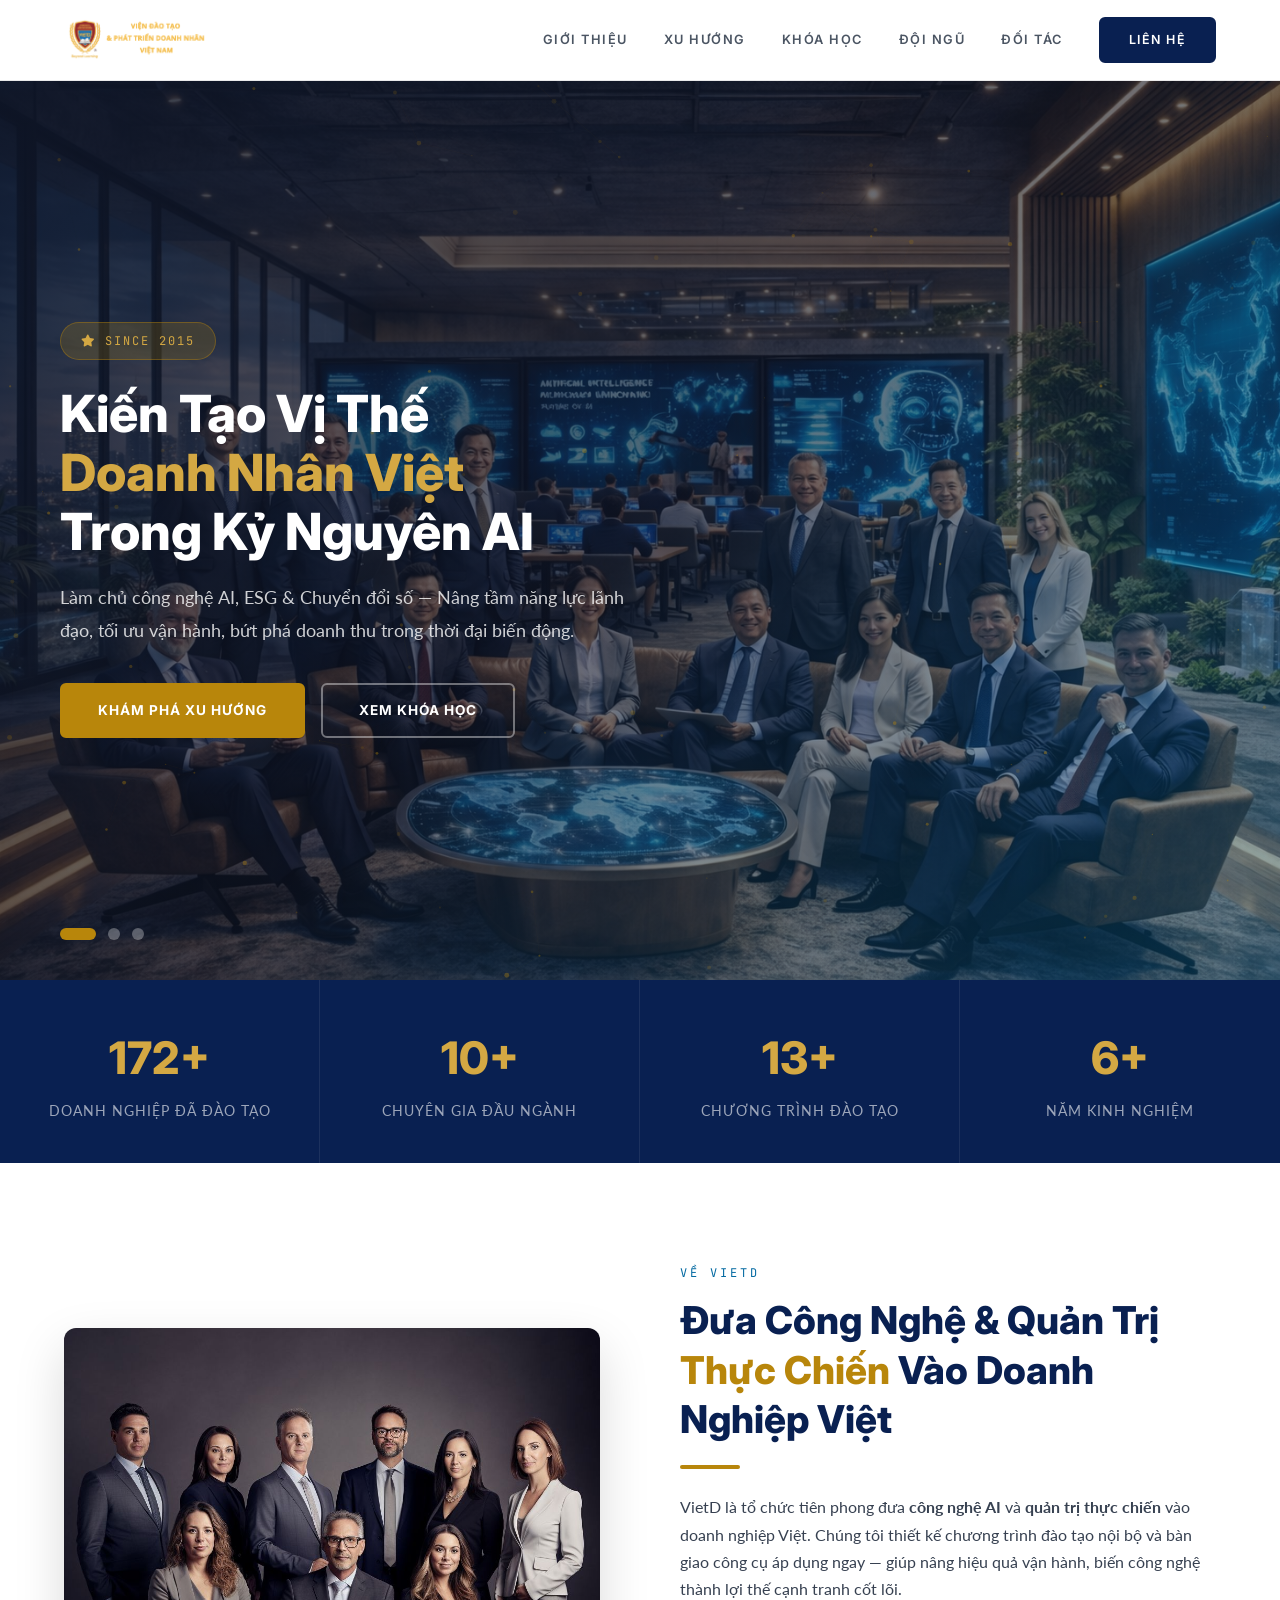
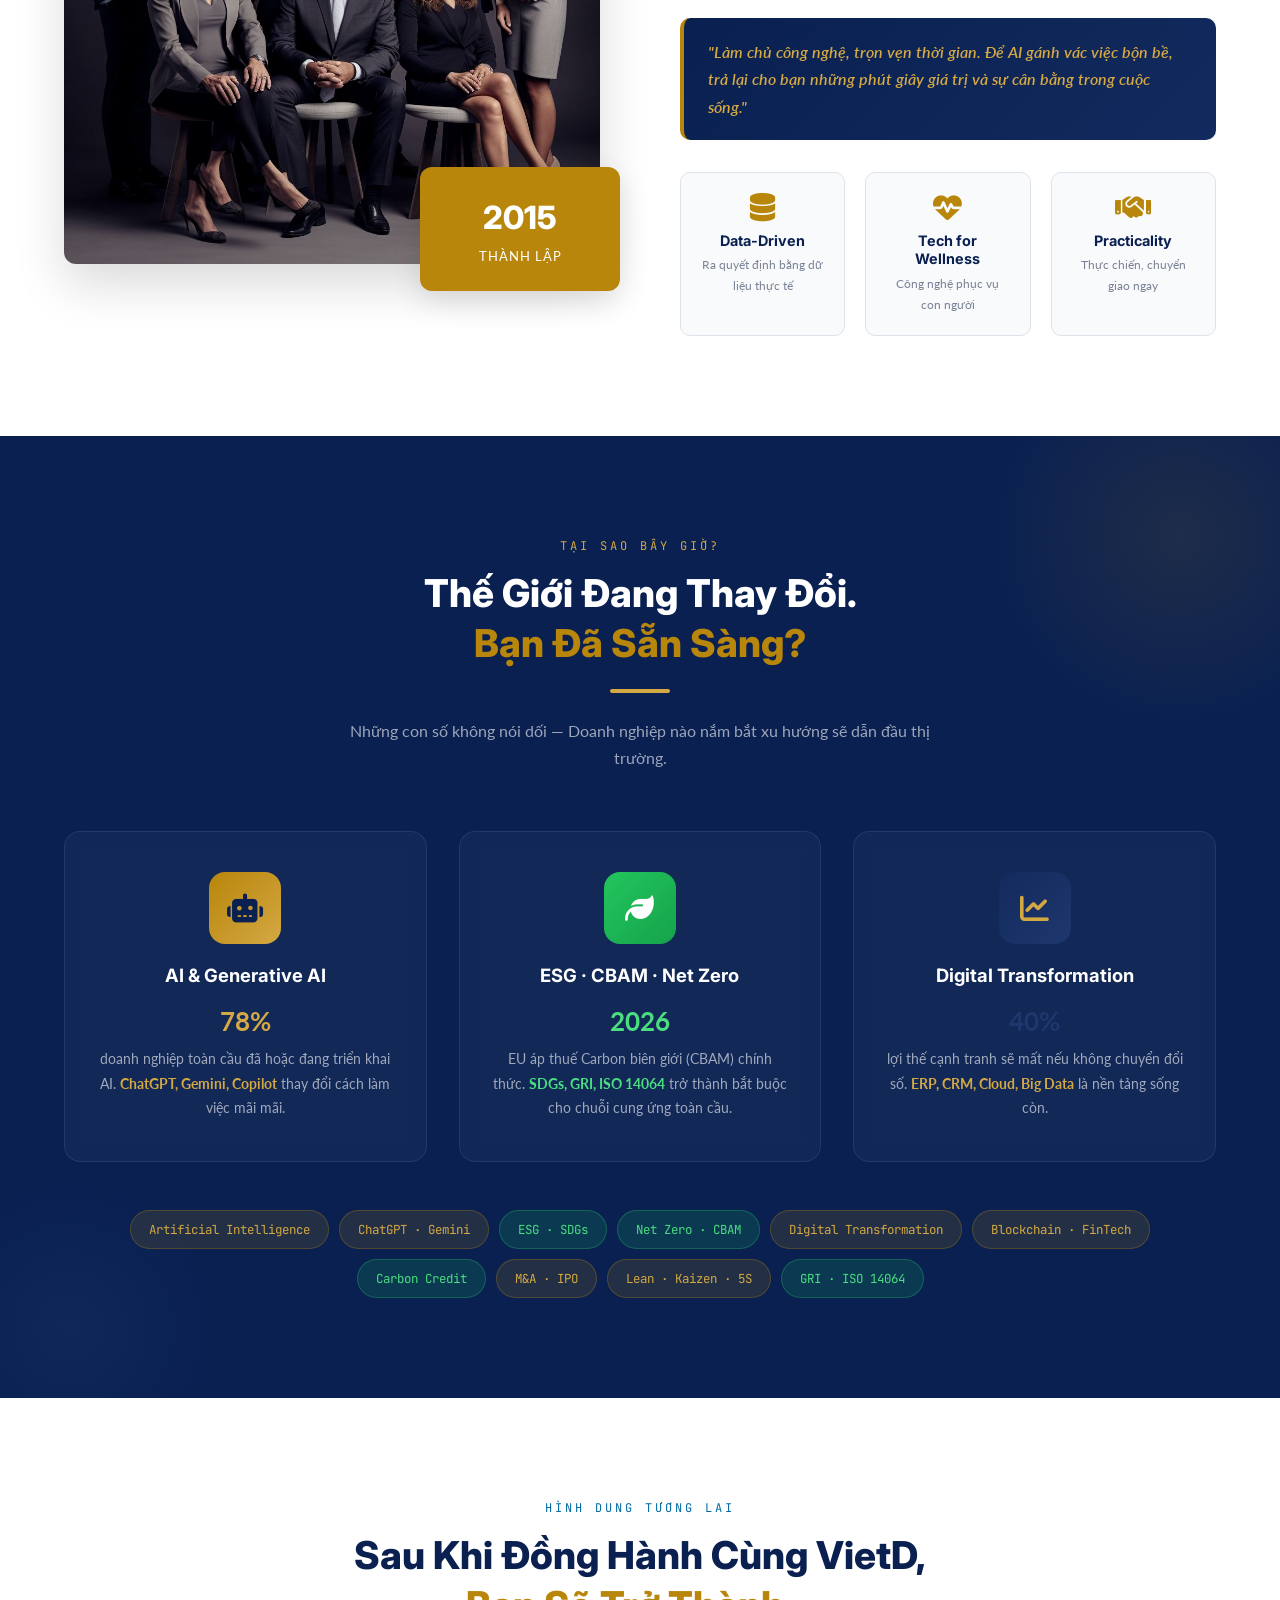
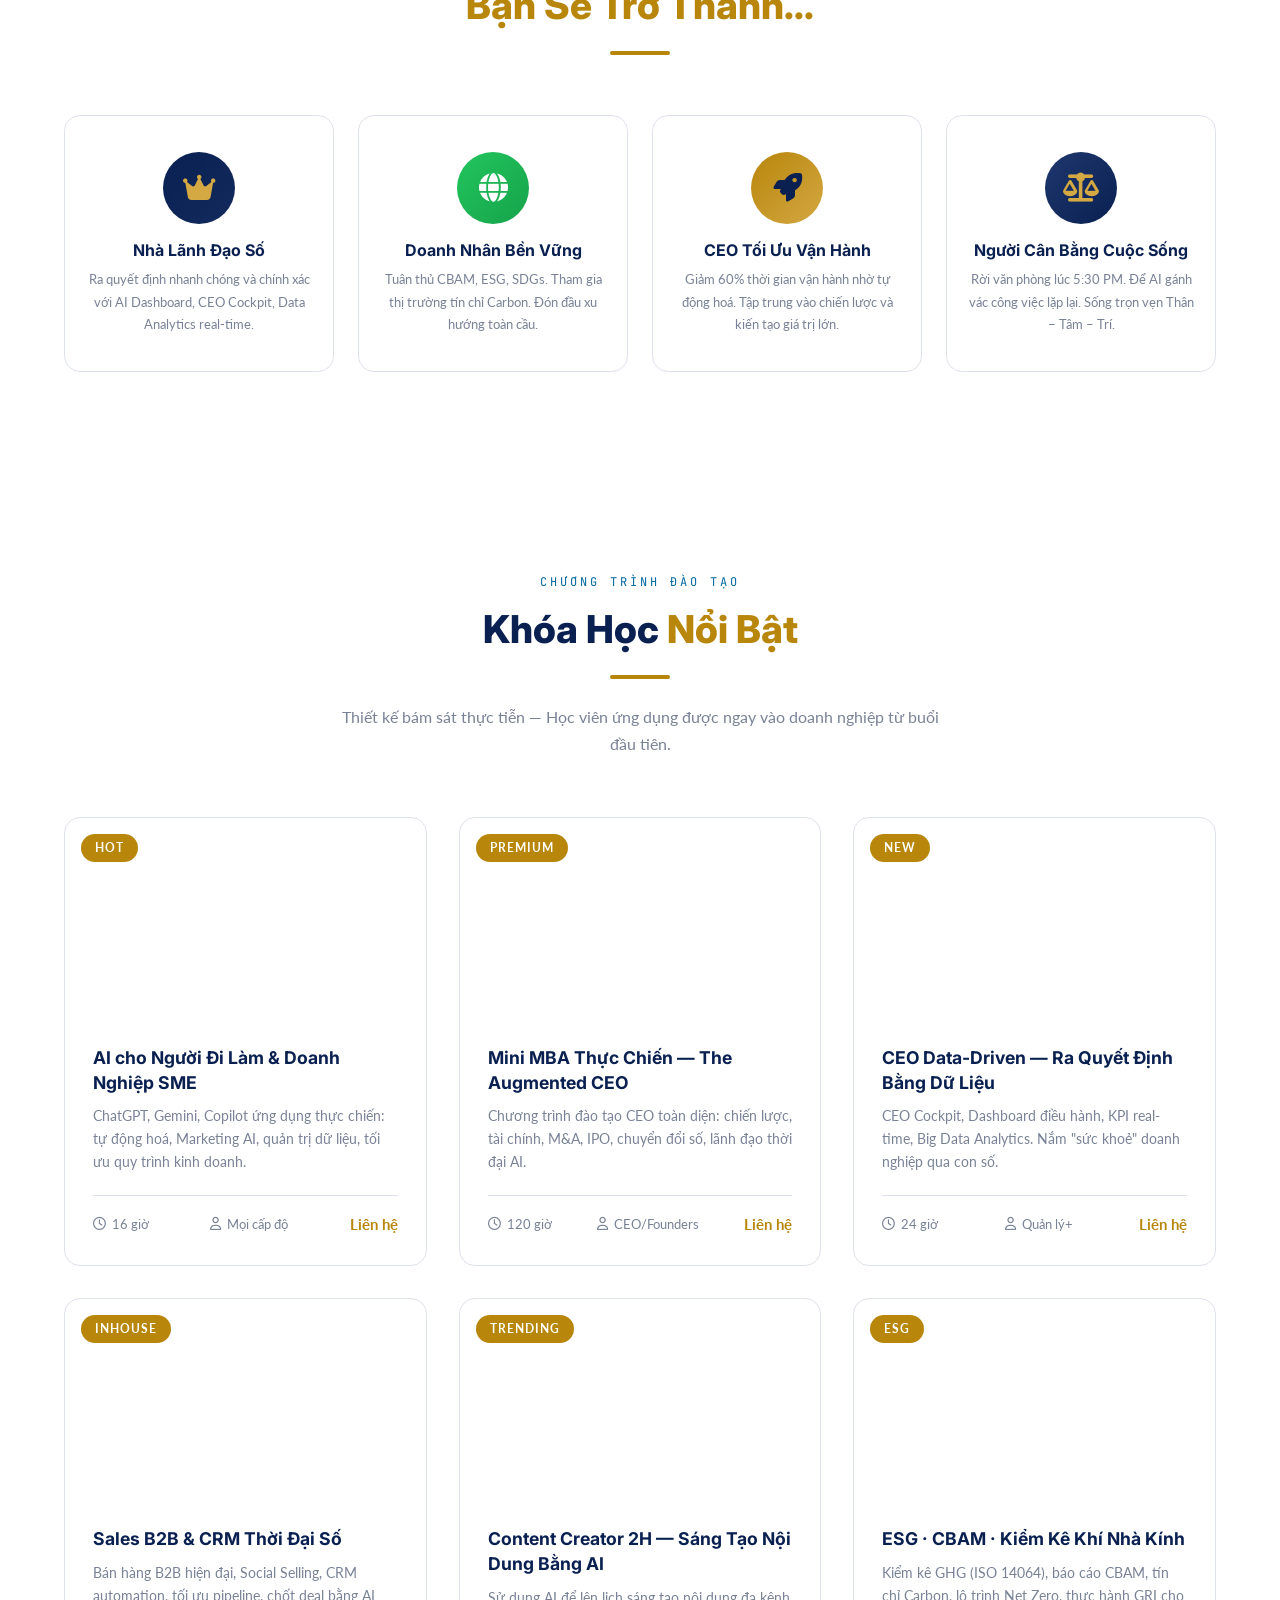
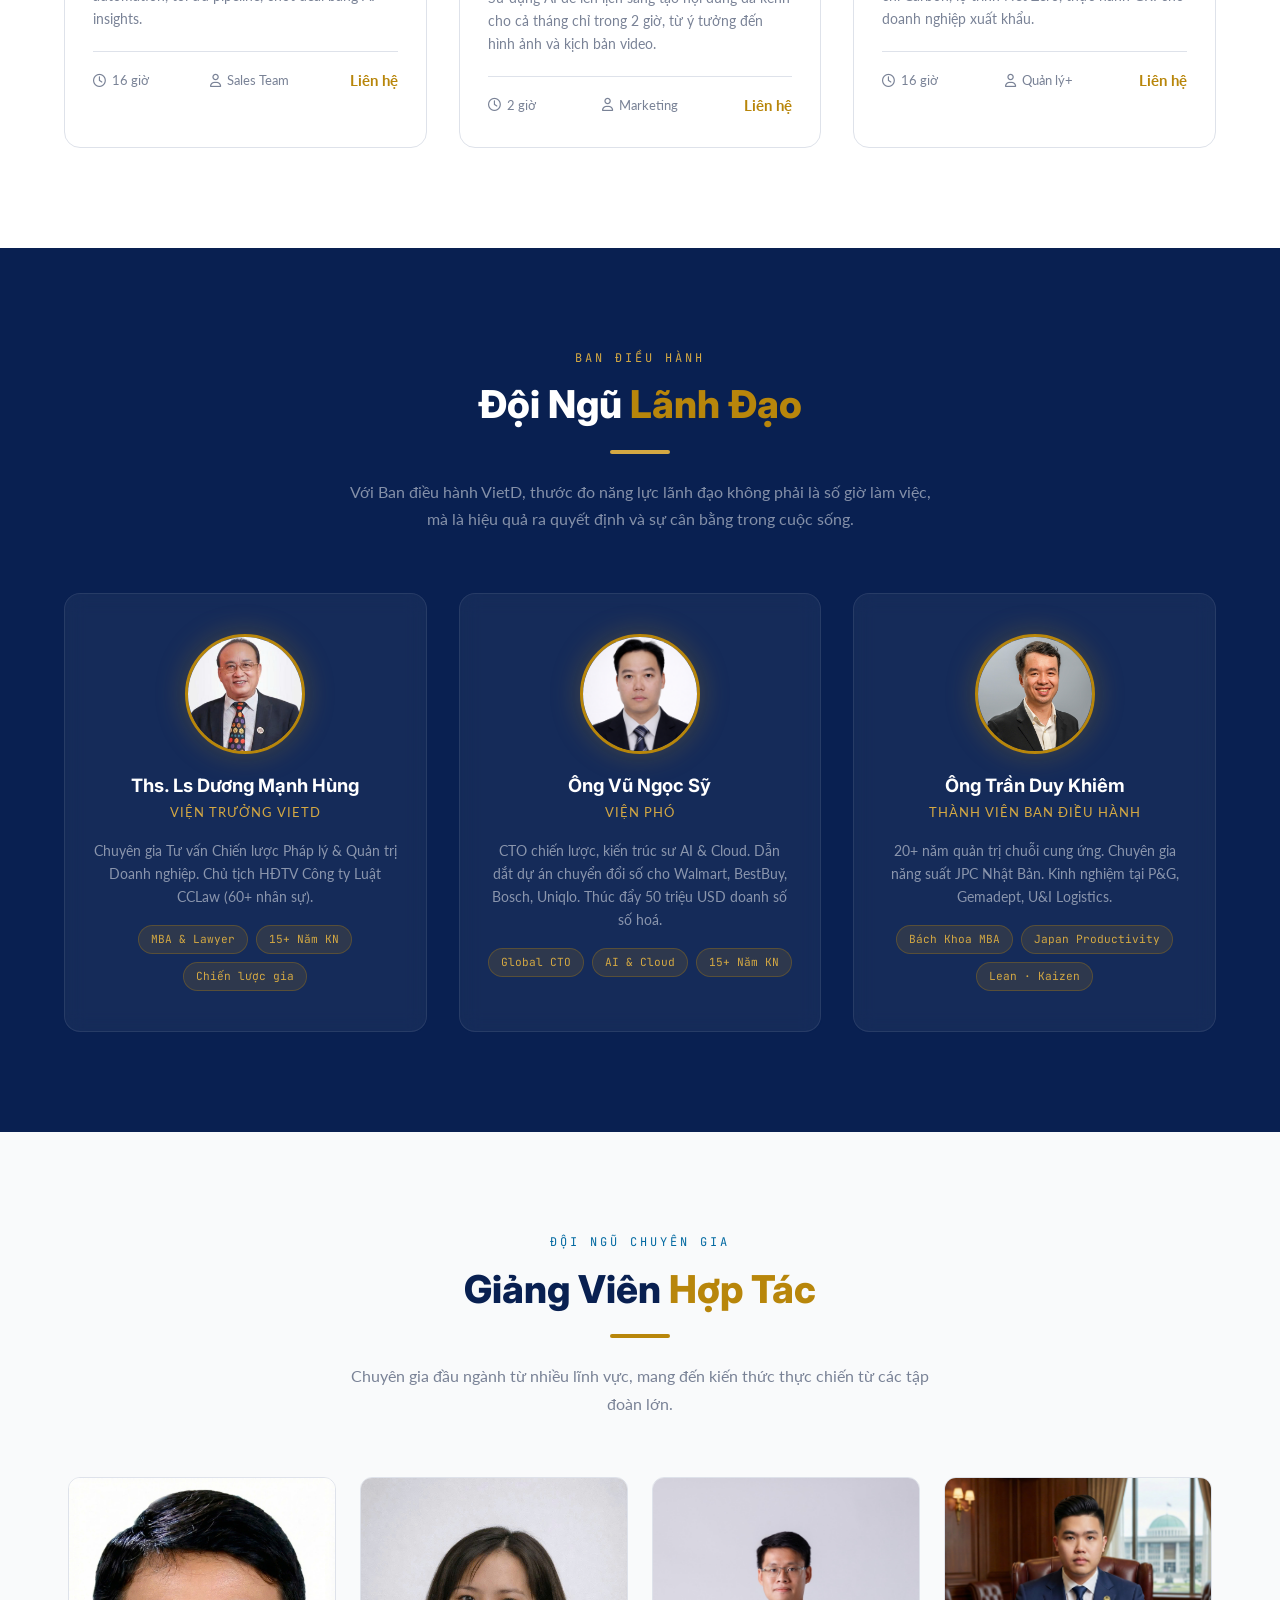
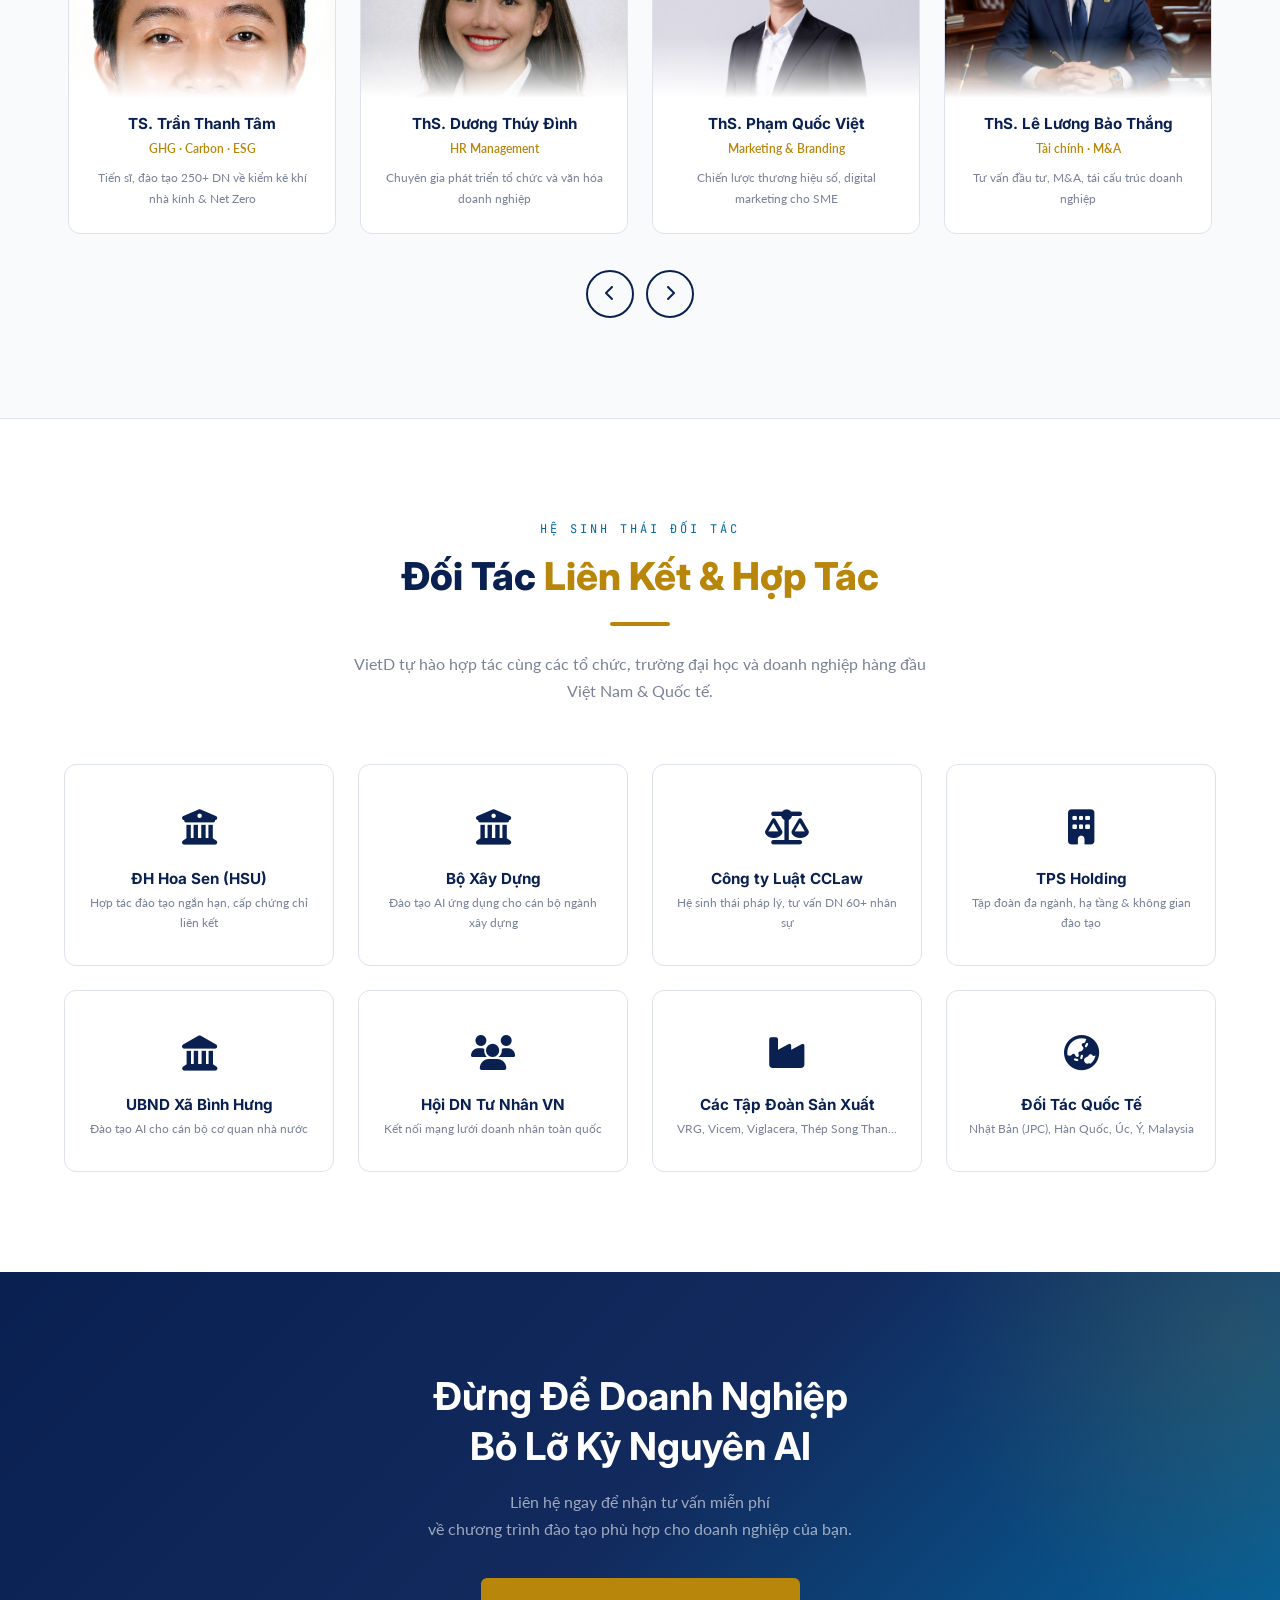
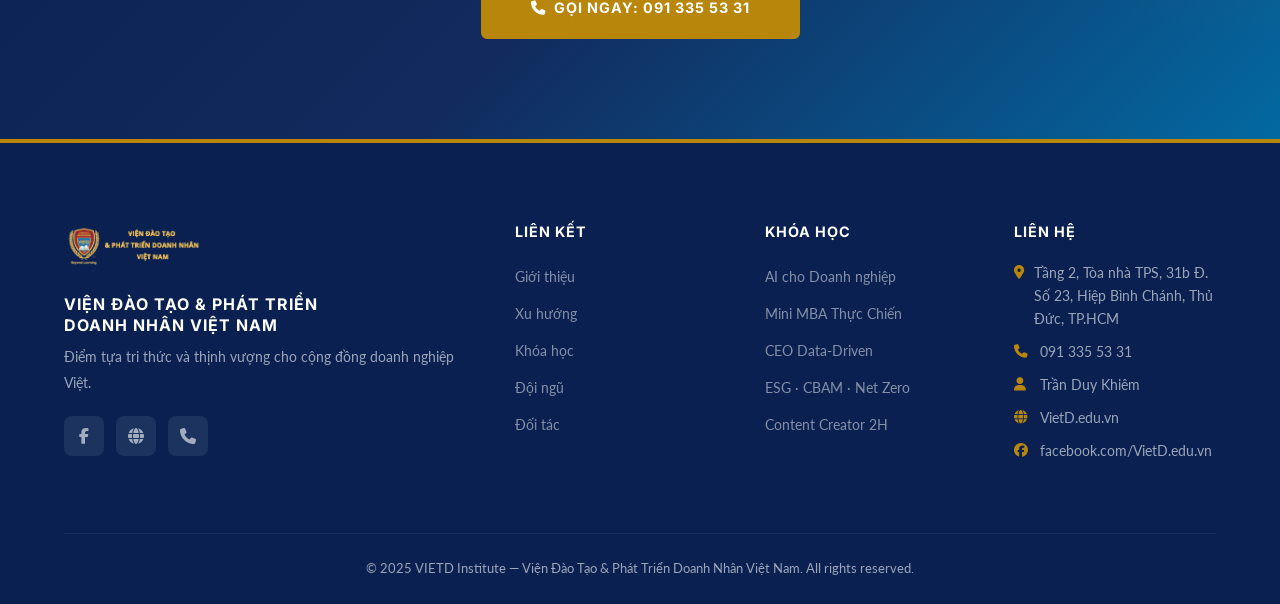
<file: _BAK/index.html>
<!DOCTYPE html>
<html lang="vi" class="scroll-smooth">

<head>
    <meta charset="UTF-8">
    <meta name="viewport" content="width=device-width, initial-scale=1.0">
    <title>VietD - Viện Đào Tạo & Phát Triển Doanh Nhân Việt Nam</title>
    <meta name="description"
        content="Viện Đào Tạo và Phát Triển Doanh Nhân Việt Nam (VietD) - Điểm tựa tri thức và thịnh vượng. Đào tạo AI, Chuyển đổi số, ESG, Mini MBA cho doanh nhân Việt.">
    <meta name="keywords"
        content="VietD, đào tạo doanh nhân, AI, chuyển đổi số, Mini MBA, ESG, SDGs, Net Zero, CBAM, phát triển bền vững, Việt Nam">
    <link rel="stylesheet" href="styles.css">
    <link rel="stylesheet" href="https://cdnjs.cloudflare.com/ajax/libs/font-awesome/6.5.1/css/all.min.css">
    <link rel="icon" type="image/png"
        href="https://ui-avatars.com/api/?name=VD&background=092051&color=B8860B&size=32&bold=true">
</head>

<body>

    <!-- ============ NAVBAR ============ -->
    <nav class="navbar" id="navbar">
        <div class="container">
            <a href="#" class="nav-logo">
                <img src="assets/images/logo.png" alt="VietD Logo"
                    onerror="this.src='https://placehold.co/200x60/092051/B8860B?text=VIETD'">
            </a>
            <div class="nav-links" id="navLinks">
                <a href="#about">Giới thiệu</a>
                <a href="#trends">Xu hướng</a>
                <a href="#courses">Khóa học</a>
                <a href="#team">Đội ngũ</a>
                <a href="#partners">Đối tác</a>
                <a href="#contact" class="nav-cta">Liên hệ</a>
            </div>
            <div class="hamburger" id="hamburger">
                <span></span><span></span><span></span>
            </div>
        </div>
    </nav>

    <!-- ============ HERO SLIDER ============ -->
    <section class="hero" id="hero">
        <canvas id="particle-canvas" style="position:absolute;inset:0;z-index:5;pointer-events:none;"></canvas>

        <div class="hero-slide active">
            <div class="hero-slide-bg" style="background-image:url('assets/images/slides/hero-1.png')"></div>
            <div class="hero-slide-overlay"></div>
            <div class="hero-content">
                <div class="hero-badge"><i class="fa-solid fa-star"></i> SINCE 2015</div>
                <h1>Kiến Tạo Vị Thế<br><span class="gold">Doanh Nhân Việt</span><br>Trong Kỷ Nguyên AI</h1>
                <p>Làm chủ công nghệ AI, ESG & Chuyển đổi số — Nâng tầm năng lực lãnh đạo, tối ưu vận hành, bứt phá
                    doanh thu trong thời đại biến động.</p>
                <div class="hero-buttons">
                    <a href="#trends" class="btn-primary">Khám Phá Xu Hướng</a>
                    <a href="#courses" class="btn-outline">Xem Khóa Học</a>
                </div>
            </div>
        </div>

        <div class="hero-slide">
            <div class="hero-slide-bg" style="background-image:url('assets/images/slides/hero-2.png')"></div>
            <div class="hero-slide-overlay"></div>
            <div class="hero-content">
                <div class="hero-badge"><i class="fa-solid fa-microchip"></i> AI & DIGITAL TRANSFORMATION</div>
                <h1>87% CEO Toàn Cầu<br>Đặt <span class="gold">AI & Data</span><br>Là Ưu Tiên Số 1</h1>
                <p>Doanh nghiệp không ứng dụng AI sẽ mất 40% lợi thế cạnh tranh trong 3 năm tới. Bạn đã sẵn sàng?</p>
                <div class="hero-buttons">
                    <a href="#courses" class="btn-primary">Đăng Ký Ngay</a>
                    <a href="#contact" class="btn-outline">Tư Vấn 1:1</a>
                </div>
            </div>
        </div>

        <div class="hero-slide">
            <div class="hero-slide-bg" style="background-image:url('assets/images/slides/hero-3.png')"></div>
            <div class="hero-slide-overlay"></div>
            <div class="hero-content">
                <div class="hero-badge"><i class="fa-solid fa-leaf"></i> ESG · SDGs · NET ZERO</div>
                <h1>CBAM Có Hiệu Lực<br><span class="gold">Doanh Nghiệp Việt</span><br>Cần Hành Động Ngay</h1>
                <p>EU áp thuế Carbon biên giới. 70% doanh nghiệp xuất khẩu Việt Nam chưa sẵn sàng ứng phó. Đây là cơ hội
                    lớn cho người dẫn đầu.</p>
                <div class="hero-buttons">
                    <a href="#trends" class="btn-primary">Tìm Hiểu CBAM</a>
                    <a href="#contact" class="btn-outline">Liên Hệ Hợp Tác</a>
                </div>
            </div>
        </div>

        <div class="slider-dots">
            <button class="slider-dot active" data-slide="0"></button>
            <button class="slider-dot" data-slide="1"></button>
            <button class="slider-dot" data-slide="2"></button>
        </div>
    </section>

    <!-- ============ STATS BAR ============ -->
    <section class="stats-bar">
        <div class="stats-grid">
            <div class="stat-item">
                <div class="stat-number" data-target="250" data-suffix="+">0</div>
                <div class="stat-label">Doanh nghiệp đã đào tạo</div>
            </div>
            <div class="stat-item">
                <div class="stat-number" data-target="15" data-suffix="+">0</div>
                <div class="stat-label">Chuyên gia đầu ngành</div>
            </div>
            <div class="stat-item">
                <div class="stat-number" data-target="20" data-suffix="+">0</div>
                <div class="stat-label">Chương trình đào tạo</div>
            </div>
            <div class="stat-item">
                <div class="stat-number" data-target="10" data-suffix="+">0</div>
                <div class="stat-label">Năm kinh nghiệm</div>
            </div>
        </div>
    </section>

    <!-- ============ ABOUT — Ngắn gọn, ấn tượng ============ -->
    <section class="about section-padding" id="about">
        <div class="container">
            <div class="about-grid">
                <div class="about-image animate-on-scroll">
                    <img src="assets/images/about.jpg" alt="VietD — Đào tạo thực chiến">
                    <div class="accent-box">
                        <div class="number">2015</div>
                        <div class="label">Thành lập</div>
                    </div>
                </div>
                <div class="animate-on-scroll">
                    <span class="section-label">Về VietD</span>
                    <h2 class="section-title">Đưa Công Nghệ & Quản Trị<br><span class="gold">Thực Chiến</span> Vào Doanh
                        Nghiệp Việt</h2>
                    <div class="gold-bar"></div>
                    <p>VietD là tổ chức tiên phong đưa <strong>công nghệ AI</strong> và <strong>quản trị thực
                            chiến</strong> vào doanh nghiệp Việt. Chúng tôi thiết kế chương trình đào tạo nội bộ và bàn
                        giao công cụ áp dụng ngay — giúp nâng hiệu quả vận hành, biến công nghệ thành lợi thế cạnh tranh
                        cốt lõi.</p>
                    <p
                        style="background:linear-gradient(135deg,var(--navy),var(--navy-light));color:var(--gold-light);padding:20px 24px;border-radius:10px;font-style:italic;font-weight:600;margin-top:16px;border-left:4px solid var(--gold);">
                        "Làm chủ công nghệ, trọn vẹn thời gian. Để AI gánh vác việc bộn bề, trả lại cho bạn những phút
                        giây giá trị và sự cân bằng trong cuộc sống."
                    </p>
                    <div class="about-values">
                        <div class="about-value">
                            <i class="fa-solid fa-database"></i>
                            <h4>Data-Driven</h4>
                            <p>Ra quyết định bằng dữ liệu thực tế</p>
                        </div>
                        <div class="about-value">
                            <i class="fa-solid fa-heart-pulse"></i>
                            <h4>Tech for Wellness</h4>
                            <p>Công nghệ phục vụ con người</p>
                        </div>
                        <div class="about-value">
                            <i class="fa-solid fa-handshake"></i>
                            <h4>Practicality</h4>
                            <p>Thực chiến, chuyển giao ngay</p>
                        </div>
                    </div>
                </div>
            </div>
        </div>
    </section>

    <!-- ============ TRENDS & OPPORTUNITIES — Xu hướng, điểm chạm ============ -->
    <section class="services section-padding" id="trends"
        style="background:var(--navy);position:relative;overflow:hidden;">
        <div
            style="position:absolute;top:-100px;right:-100px;width:400px;height:400px;border-radius:50%;background:radial-gradient(circle,rgba(184,134,11,0.12) 0%,transparent 70%);">
        </div>
        <div
            style="position:absolute;bottom:-80px;left:-80px;width:300px;height:300px;border-radius:50%;background:radial-gradient(circle,rgba(30,55,109,0.3) 0%,transparent 70%);">
        </div>
        <div class="container" style="position:relative;z-index:2;">
            <div class="section-header animate-on-scroll">
                <span class="section-label" style="color:var(--gold-light);">Tại sao bây giờ?</span>
                <h2 class="section-title" style="color:var(--white);">Thế Giới Đang Thay Đổi.<br><span class="gold">Bạn
                        Đã Sẵn Sàng?</span></h2>
                <div class="gold-bar" style="background:var(--gold-light);"></div>
                <p class="section-desc" style="color:rgba(255,255,255,0.6);">Những con số không nói dối — Doanh nghiệp
                    nào nắm bắt xu hướng sẽ dẫn đầu thị trường.</p>
            </div>
            <div class="services-grid">
                <div class="service-card animate-on-scroll"
                    style="background:rgba(255,255,255,0.04);border-color:rgba(255,255,255,0.08);backdrop-filter:blur(10px);">
                    <div class="service-icon" style="background:linear-gradient(135deg,var(--gold),var(--gold-light));">
                        <i class="fa-solid fa-robot" style="color:var(--navy);"></i></div>
                    <h3 style="color:var(--white);">AI & Generative AI</h3>
                    <p style="color:var(--gold-light);font-weight:700;font-size:1.6rem;margin-bottom:4px;">78%</p>
                    <p style="color:rgba(255,255,255,0.6);">doanh nghiệp toàn cầu đã hoặc đang triển khai AI. <strong
                            style="color:var(--gold-light);">ChatGPT, Gemini, Copilot</strong> thay đổi cách làm việc
                        mãi mãi.</p>
                </div>
                <div class="service-card animate-on-scroll"
                    style="background:rgba(255,255,255,0.04);border-color:rgba(255,255,255,0.08);backdrop-filter:blur(10px);">
                    <div class="service-icon" style="background:linear-gradient(135deg,#22c55e,#16a34a);"><i
                            class="fa-solid fa-leaf" style="color:white;"></i></div>
                    <h3 style="color:var(--white);">ESG · CBAM · Net Zero</h3>
                    <p style="color:#4ade80;font-weight:700;font-size:1.6rem;margin-bottom:4px;">2026</p>
                    <p style="color:rgba(255,255,255,0.6);">EU áp thuế Carbon biên giới (CBAM) chính thức. <strong
                            style="color:#4ade80;">SDGs, GRI, ISO 14064</strong> trở thành bắt buộc cho chuỗi cung ứng
                        toàn cầu.</p>
                </div>
                <div class="service-card animate-on-scroll"
                    style="background:rgba(255,255,255,0.04);border-color:rgba(255,255,255,0.08);backdrop-filter:blur(10px);">
                    <div class="service-icon"
                        style="background:linear-gradient(135deg,var(--navy-light),var(--navy-mid));"><i
                            class="fa-solid fa-chart-line" style="color:var(--gold-light);"></i></div>
                    <h3 style="color:var(--white);">Digital Transformation</h3>
                    <p style="color:var(--blue-light);font-weight:700;font-size:1.6rem;margin-bottom:4px;">40%</p>
                    <p style="color:rgba(255,255,255,0.6);">lợi thế cạnh tranh sẽ mất nếu không chuyển đổi số. <strong
                            style="color:var(--gold-light);">ERP, CRM, Cloud, Big Data</strong> là nền tảng sống còn.
                    </p>
                </div>
            </div>

            <!-- Keywords cloud -->
            <div class="animate-on-scroll"
                style="text-align:center;margin-top:48px;display:flex;flex-wrap:wrap;justify-content:center;gap:10px;">
                <span
                    style="background:rgba(184,134,11,0.15);border:1px solid rgba(184,134,11,0.3);color:var(--gold-light);padding:8px 18px;border-radius:50px;font-size:0.78rem;font-family:'JetBrains Mono',monospace;">Artificial
                    Intelligence</span>
                <span
                    style="background:rgba(184,134,11,0.15);border:1px solid rgba(184,134,11,0.3);color:var(--gold-light);padding:8px 18px;border-radius:50px;font-size:0.78rem;font-family:'JetBrains Mono',monospace;">ChatGPT
                    · Gemini</span>
                <span
                    style="background:rgba(34,197,94,0.15);border:1px solid rgba(34,197,94,0.3);color:#4ade80;padding:8px 18px;border-radius:50px;font-size:0.78rem;font-family:'JetBrains Mono',monospace;">ESG
                    · SDGs</span>
                <span
                    style="background:rgba(34,197,94,0.15);border:1px solid rgba(34,197,94,0.3);color:#4ade80;padding:8px 18px;border-radius:50px;font-size:0.78rem;font-family:'JetBrains Mono',monospace;">Net
                    Zero · CBAM</span>
                <span
                    style="background:rgba(184,134,11,0.15);border:1px solid rgba(184,134,11,0.3);color:var(--gold-light);padding:8px 18px;border-radius:50px;font-size:0.78rem;font-family:'JetBrains Mono',monospace;">Digital
                    Transformation</span>
                <span
                    style="background:rgba(184,134,11,0.15);border:1px solid rgba(184,134,11,0.3);color:var(--gold-light);padding:8px 18px;border-radius:50px;font-size:0.78rem;font-family:'JetBrains Mono',monospace;">Blockchain
                    · FinTech</span>
                <span
                    style="background:rgba(34,197,94,0.15);border:1px solid rgba(34,197,94,0.3);color:#4ade80;padding:8px 18px;border-radius:50px;font-size:0.78rem;font-family:'JetBrains Mono',monospace;">Carbon
                    Credit</span>
                <span
                    style="background:rgba(184,134,11,0.15);border:1px solid rgba(184,134,11,0.3);color:var(--gold-light);padding:8px 18px;border-radius:50px;font-size:0.78rem;font-family:'JetBrains Mono',monospace;">M&A
                    · IPO</span>
                <span
                    style="background:rgba(184,134,11,0.15);border:1px solid rgba(184,134,11,0.3);color:var(--gold-light);padding:8px 18px;border-radius:50px;font-size:0.78rem;font-family:'JetBrains Mono',monospace;">Lean
                    · Kaizen · 5S</span>
                <span
                    style="background:rgba(34,197,94,0.15);border:1px solid rgba(34,197,94,0.3);color:#4ade80;padding:8px 18px;border-radius:50px;font-size:0.78rem;font-family:'JetBrains Mono',monospace;">GRI
                    · ISO 14064</span>
            </div>
        </div>
    </section>

    <!-- ============ FUTURE VISION — Hình dung tương lai ============ -->
    <section class="section-padding" id="future" style="background:var(--white);">
        <div class="container">
            <div class="section-header animate-on-scroll">
                <span class="section-label">Hình dung tương lai</span>
                <h2 class="section-title">Sau Khi Đồng Hành Cùng VietD,<br><span class="gold">Bạn Sẽ Trở Thành...</span>
                </h2>
                <div class="gold-bar"></div>
            </div>
            <div style="display:grid;grid-template-columns:repeat(4,1fr);gap:24px;" class="future-grid">
                <div class="animate-on-scroll"
                    style="text-align:center;padding:36px 20px;border-radius:16px;border:1px solid var(--gray-200);transition:all 0.4s;background:var(--white);">
                    <div
                        style="width:72px;height:72px;border-radius:50%;background:linear-gradient(135deg,var(--navy),var(--navy-light));display:flex;align-items:center;justify-content:center;margin:0 auto 16px;font-size:1.8rem;color:var(--gold-light);">
                        <i class="fa-solid fa-crown"></i>
                    </div>
                    <h4 style="font-size:1rem;margin-bottom:8px;">Nhà Lãnh Đạo Số</h4>
                    <p style="font-size:0.82rem;color:var(--gray-500);">Ra quyết định nhanh chóng và chính xác với AI
                        Dashboard, CEO Cockpit, Data Analytics real-time.</p>
                </div>
                <div class="animate-on-scroll"
                    style="text-align:center;padding:36px 20px;border-radius:16px;border:1px solid var(--gray-200);transition:all 0.4s;background:var(--white);">
                    <div
                        style="width:72px;height:72px;border-radius:50%;background:linear-gradient(135deg,#22c55e,#16a34a);display:flex;align-items:center;justify-content:center;margin:0 auto 16px;font-size:1.8rem;color:white;">
                        <i class="fa-solid fa-globe"></i>
                    </div>
                    <h4 style="font-size:1rem;margin-bottom:8px;">Doanh Nhân Bền Vững</h4>
                    <p style="font-size:0.82rem;color:var(--gray-500);">Tuân thủ CBAM, ESG, SDGs. Tham gia thị trường
                        tín chỉ Carbon. Đón đầu xu hướng toàn cầu.</p>
                </div>
                <div class="animate-on-scroll"
                    style="text-align:center;padding:36px 20px;border-radius:16px;border:1px solid var(--gray-200);transition:all 0.4s;background:var(--white);">
                    <div
                        style="width:72px;height:72px;border-radius:50%;background:linear-gradient(135deg,var(--gold),var(--gold-light));display:flex;align-items:center;justify-content:center;margin:0 auto 16px;font-size:1.8rem;color:var(--navy);">
                        <i class="fa-solid fa-rocket"></i>
                    </div>
                    <h4 style="font-size:1rem;margin-bottom:8px;">CEO Tối Ưu Vận Hành</h4>
                    <p style="font-size:0.82rem;color:var(--gray-500);">Giảm 60% thời gian vận hành nhờ tự động hoá. Tập
                        trung vào chiến lược và kiến tạo giá trị lớn.</p>
                </div>
                <div class="animate-on-scroll"
                    style="text-align:center;padding:36px 20px;border-radius:16px;border:1px solid var(--gray-200);transition:all 0.4s;background:var(--white);">
                    <div
                        style="width:72px;height:72px;border-radius:50%;background:linear-gradient(135deg,var(--navy-mid),var(--navy));display:flex;align-items:center;justify-content:center;margin:0 auto 16px;font-size:1.8rem;color:var(--gold-light);">
                        <i class="fa-solid fa-scale-balanced"></i>
                    </div>
                    <h4 style="font-size:1rem;margin-bottom:8px;">Người Cân Bằng Cuộc Sống</h4>
                    <p style="font-size:0.82rem;color:var(--gray-500);">Rời văn phòng lúc 5:30 PM. Để AI gánh vác công
                        việc lặp lại. Sống trọn vẹn Thân – Tâm – Trí.</p>
                </div>
            </div>
        </div>
    </section>

    <!-- ============ COURSES ============ -->
    <section class="courses section-padding" id="courses">
        <div class="container">
            <div class="section-header animate-on-scroll">
                <span class="section-label">Chương trình đào tạo</span>
                <h2 class="section-title">Khóa Học <span class="gold">Nổi Bật</span></h2>
                <div class="gold-bar"></div>
                <p class="section-desc">Thiết kế bám sát thực tiễn — Học viên ứng dụng được ngay vào doanh nghiệp từ
                    buổi đầu tiên.</p>
            </div>
            <div class="courses-grid">
                <div class="course-card animate-on-scroll">
                    <div class="course-img"
                        style="background-image:url('https://images.unsplash.com/photo-1677442136019-21780ecad995?w=600&q=80')">
                        <span class="course-badge">Hot</span>
                    </div>
                    <div class="course-body">
                        <h3>AI cho Người Đi Làm & Doanh Nghiệp SME</h3>
                        <p>ChatGPT, Gemini, Copilot ứng dụng thực chiến: tự động hoá, Marketing AI, quản trị dữ liệu,
                            tối ưu quy trình kinh doanh.</p>
                        <div class="course-meta">
                            <span><i class="fa-regular fa-clock"></i> 16 giờ</span>
                            <span><i class="fa-regular fa-user"></i> Mọi cấp độ</span>
                            <span class="price">Liên hệ</span>
                        </div>
                    </div>
                </div>
                <div class="course-card animate-on-scroll">
                    <div class="course-img"
                        style="background-image:url('https://images.unsplash.com/photo-1556761175-5973dc0f32e7?w=600&q=80')">
                        <span class="course-badge">Premium</span>
                    </div>
                    <div class="course-body">
                        <h3>Mini MBA Thực Chiến — The Augmented CEO</h3>
                        <p>Chương trình đào tạo CEO toàn diện: chiến lược, tài chính, M&A, IPO, chuyển đổi số, lãnh đạo
                            thời đại AI.</p>
                        <div class="course-meta">
                            <span><i class="fa-regular fa-clock"></i> 120 giờ</span>
                            <span><i class="fa-regular fa-user"></i> CEO/Founders</span>
                            <span class="price">Liên hệ</span>
                        </div>
                    </div>
                </div>
                <div class="course-card animate-on-scroll">
                    <div class="course-img"
                        style="background-image:url('https://images.unsplash.com/photo-1497366216548-37526070297c?w=600&q=80')">
                        <span class="course-badge">New</span>
                    </div>
                    <div class="course-body">
                        <h3>CEO Data-Driven — Ra Quyết Định Bằng Dữ Liệu</h3>
                        <p>CEO Cockpit, Dashboard điều hành, KPI real-time, Big Data Analytics. Nắm "sức khoẻ" doanh
                            nghiệp qua con số.</p>
                        <div class="course-meta">
                            <span><i class="fa-regular fa-clock"></i> 24 giờ</span>
                            <span><i class="fa-regular fa-user"></i> Quản lý+</span>
                            <span class="price">Liên hệ</span>
                        </div>
                    </div>
                </div>
                <div class="course-card animate-on-scroll">
                    <div class="course-img"
                        style="background-image:url('https://images.unsplash.com/photo-1591115765373-5207764f72e7?w=600&q=80')">
                        <span class="course-badge">Inhouse</span>
                    </div>
                    <div class="course-body">
                        <h3>Sales B2B & CRM Thời Đại Số</h3>
                        <p>Bán hàng B2B hiện đại, Social Selling, CRM automation, tối ưu pipeline, chốt deal bằng AI
                            insights.</p>
                        <div class="course-meta">
                            <span><i class="fa-regular fa-clock"></i> 16 giờ</span>
                            <span><i class="fa-regular fa-user"></i> Sales Team</span>
                            <span class="price">Liên hệ</span>
                        </div>
                    </div>
                </div>
                <div class="course-card animate-on-scroll">
                    <div class="course-img"
                        style="background-image:url('https://images.unsplash.com/photo-1432888498266-38ffec3eaf0a?w=600&q=80')">
                        <span class="course-badge">Trending</span>
                    </div>
                    <div class="course-body">
                        <h3>Content Creator 2H — Sáng Tạo Nội Dung Bằng AI</h3>
                        <p>Sử dụng AI để lên lịch sáng tạo nội dung đa kênh cho cả tháng chỉ trong 2 giờ, từ ý tưởng đến
                            hình ảnh và kịch bản video.</p>
                        <div class="course-meta">
                            <span><i class="fa-regular fa-clock"></i> 2 giờ</span>
                            <span><i class="fa-regular fa-user"></i> Marketing</span>
                            <span class="price">Liên hệ</span>
                        </div>
                    </div>
                </div>
                <div class="course-card animate-on-scroll">
                    <div class="course-img"
                        style="background-image:url('https://images.unsplash.com/photo-1521737604893-d14cc237f11d?w=600&q=80')">
                        <span class="course-badge">ESG</span>
                    </div>
                    <div class="course-body">
                        <h3>ESG · CBAM · Kiểm Kê Khí Nhà Kính</h3>
                        <p>Kiểm kê GHG (ISO 14064), báo cáo CBAM, tín chỉ Carbon, lộ trình Net Zero, thực hành GRI cho
                            doanh nghiệp xuất khẩu.</p>
                        <div class="course-meta">
                            <span><i class="fa-regular fa-clock"></i> 16 giờ</span>
                            <span><i class="fa-regular fa-user"></i> Quản lý+</span>
                            <span class="price">Liên hệ</span>
                        </div>
                    </div>
                </div>
            </div>
        </div>
    </section>

    <!-- ============ TEAM ============ -->
    <section class="team section-padding" id="team">
        <div class="container">
            <div class="section-header animate-on-scroll">
                <span class="section-label">Ban Điều Hành</span>
                <h2 class="section-title">Đội Ngũ <span class="gold">Lãnh Đạo</span></h2>
                <div class="gold-bar"></div>
                <p class="section-desc">Với Ban điều hành VietD, thước đo năng lực lãnh đạo không phải là số giờ làm
                    việc, mà là hiệu quả ra quyết định và sự cân bằng trong cuộc sống.</p>
            </div>
            <div class="team-grid">
                <div class="team-card animate-on-scroll">
                    <div class="team-avatar"><img src="assets/images/team/avt-bac-hung.jpg"
                            alt="Ths. Ls Dương Mạnh Hùng"></div>
                    <h3>Ths. Ls Dương Mạnh Hùng</h3>
                    <div class="role">Viện trưởng VIETD</div>
                    <p>Chuyên gia Tư vấn Chiến lược Pháp lý & Quản trị Doanh nghiệp. Chủ tịch HĐTV Công ty Luật CCLaw
                        (60+ nhân sự).</p>
                    <div class="team-tags">
                        <span class="team-tag">MBA & Lawyer</span>
                        <span class="team-tag">15+ Năm KN</span>
                        <span class="team-tag">Chiến lược gia</span>
                    </div>
                </div>
                <div class="team-card animate-on-scroll">
                    <div class="team-avatar"><img src="assets/images/team/avt-vu-ngoc-sy.png" alt="Ông Vũ Ngọc Sỹ">
                    </div>
                    <h3>Ông Vũ Ngọc Sỹ</h3>
                    <div class="role">Viện phó</div>
                    <p>CTO chiến lược, kiến trúc sư AI & Cloud. Dẫn dắt dự án chuyển đổi số cho Walmart, BestBuy, Bosch,
                        Uniqlo. Thúc đẩy 50 triệu USD doanh số số hoá.</p>
                    <div class="team-tags">
                        <span class="team-tag">Global CTO</span>
                        <span class="team-tag">AI & Cloud</span>
                        <span class="team-tag">15+ Năm KN</span>
                    </div>
                </div>
                <div class="team-card animate-on-scroll">
                    <div class="team-avatar"><img src="assets/images/team/avt-tran-duy-khiem.jpg"
                            alt="Ông Trần Duy Khiêm"></div>
                    <h3>Ông Trần Duy Khiêm</h3>
                    <div class="role">Thành viên Ban Điều Hành</div>
                    <p>20+ năm quản trị chuỗi cung ứng. Chuyên gia năng suất JPC Nhật Bản. Kinh nghiệm tại P&G,
                        Gemadept, U&I Logistics.</p>
                    <div class="team-tags">
                        <span class="team-tag">Bách Khoa MBA</span>
                        <span class="team-tag">Japan Productivity</span>
                        <span class="team-tag">Lean · Kaizen</span>
                    </div>
                </div>
            </div>
        </div>
    </section>

    <!-- ============ EXPERTS ============ -->
    <section class="experts section-padding" id="experts">
        <div class="container">
            <div class="section-header animate-on-scroll">
                <span class="section-label">Đội ngũ chuyên gia</span>
                <h2 class="section-title">Giảng Viên <span class="gold">Hợp Tác</span></h2>
                <div class="gold-bar"></div>
                <p class="section-desc">Chuyên gia đầu ngành từ nhiều lĩnh vực, mang đến kiến thức thực chiến từ các tập
                    đoàn lớn.</p>
            </div>
            <div class="experts-slider">
                <div class="experts-track">
                    <div class="expert-slide">
                        <div class="expert-card animate-on-scroll">
                            <div class="expert-photo"
                                style="background-image:url('assets/images/experts/tran-thanh-tam.jpg')"></div>
                            <div class="expert-info">
                                <h4>TS. Trần Thanh Tâm</h4>
                                <div class="specialty">GHG · Carbon · ESG</div>
                                <p>Tiến sĩ, đào tạo 250+ DN về kiểm kê khí nhà kính & Net Zero</p>
                            </div>
                        </div>
                        <div class="expert-card animate-on-scroll">
                            <div class="expert-photo"
                                style="background-image:url('assets/images/experts/duong-thuy-dinh.jpg')"></div>
                            <div class="expert-info">
                                <h4>ThS. Dương Thúy Đình</h4>
                                <div class="specialty">HR Management</div>
                                <p>Chuyên gia phát triển tổ chức và văn hóa doanh nghiệp</p>
                            </div>
                        </div>
                        <div class="expert-card animate-on-scroll">
                            <div class="expert-photo"
                                style="background-image:url('assets/images/experts/pham-quoc-viet.jpg')"></div>
                            <div class="expert-info">
                                <h4>ThS. Phạm Quốc Việt</h4>
                                <div class="specialty">Marketing & Branding</div>
                                <p>Chiến lược thương hiệu số, digital marketing cho SME</p>
                            </div>
                        </div>
                        <div class="expert-card animate-on-scroll">
                            <div class="expert-photo"
                                style="background-image:url('assets/images/experts/le-luong-bao-thang.jpg')"></div>
                            <div class="expert-info">
                                <h4>ThS. Lê Lương Bảo Thắng</h4>
                                <div class="specialty">Tài chính · M&A</div>
                                <p>Tư vấn đầu tư, M&A, tái cấu trúc doanh nghiệp</p>
                            </div>
                        </div>
                    </div>
                    <div class="expert-slide">
                        <div class="expert-card">
                            <div class="expert-photo"
                                style="background-image:url('assets/images/experts/duong-quang-duy.png')"></div>
                            <div class="expert-info">
                                <h4>ThS. Dương Quang Duy</h4>
                                <div class="specialty">Digital Transformation</div>
                                <p>Chuyên gia ERP, hệ thống số hoá & tối ưu quy trình</p>
                            </div>
                        </div>
                        <div class="expert-card">
                            <div class="expert-photo"
                                style="background-image:url('assets/images/experts/nguyen-thi-cam-tien.jpg')"></div>
                            <div class="expert-info">
                                <h4>ThS. Nguyễn Thị Cẩm Tiên</h4>
                                <div class="specialty">L&D · Training</div>
                                <p>Thiết kế chương trình đào tạo doanh nghiệp</p>
                            </div>
                        </div>
                        <div class="expert-card">
                            <div class="expert-photo"
                                style="background-image:url('assets/images/experts/pham-duc-duy.jpg')"></div>
                            <div class="expert-info">
                                <h4>ThS. Phạm Đức Duy</h4>
                                <div class="specialty">Supply Chain · Lean</div>
                                <p>Lean Six Sigma, tối ưu chuỗi cung ứng & logistics</p>
                            </div>
                        </div>
                        <div class="expert-card">
                            <div class="expert-photo"
                                style="background-image:url('assets/images/experts/huynh-my-phuong.png')"></div>
                            <div class="expert-info">
                                <h4>ThS. Huỳnh Mỹ Phượng</h4>
                                <div class="specialty">Kế toán · Tài chính</div>
                                <p>Kế toán quản trị, thuế & tuân thủ tài chính DN</p>
                            </div>
                        </div>
                    </div>
                </div>
            </div>
            <div class="experts-nav">
                <button class="expert-prev"><i class="fa-solid fa-chevron-left"></i></button>
                <button class="expert-next"><i class="fa-solid fa-chevron-right"></i></button>
            </div>
        </div>
    </section>

    <!-- ============ PARTNERS — Đối tác liên kết ============ -->
    <section class="section-padding" id="partners"
        style="background:var(--white);border-top:1px solid var(--gray-200);">
        <div class="container">
            <div class="section-header animate-on-scroll">
                <span class="section-label">Hệ sinh thái đối tác</span>
                <h2 class="section-title">Đối Tác <span class="gold">Liên Kết & Hợp Tác</span></h2>
                <div class="gold-bar"></div>
                <p class="section-desc">VietD tự hào hợp tác cùng các tổ chức, trường đại học và doanh nghiệp hàng đầu
                    Việt Nam & Quốc tế.</p>
            </div>
            <div style="display:grid;grid-template-columns:repeat(4,1fr);gap:24px;" class="partners-grid">
                <div class="animate-on-scroll"
                    style="text-align:center;padding:32px 20px;border-radius:12px;border:1px solid var(--gray-200);transition:all 0.4s;background:var(--white);">
                    <div style="font-size:2.2rem;color:var(--navy);margin-bottom:12px;"><i
                            class="fa-solid fa-university"></i></div>
                    <h4 style="font-size:0.95rem;margin-bottom:4px;">ĐH Hoa Sen (HSU)</h4>
                    <p style="font-size:0.75rem;color:var(--gray-500);">Hợp tác đào tạo ngắn hạn, cấp chứng chỉ liên kết
                    </p>
                </div>
                <div class="animate-on-scroll"
                    style="text-align:center;padding:32px 20px;border-radius:12px;border:1px solid var(--gray-200);transition:all 0.4s;background:var(--white);">
                    <div style="font-size:2.2rem;color:var(--navy);margin-bottom:12px;"><i
                            class="fa-solid fa-building-columns"></i></div>
                    <h4 style="font-size:0.95rem;margin-bottom:4px;">Bộ Xây Dựng</h4>
                    <p style="font-size:0.75rem;color:var(--gray-500);">Đào tạo AI ứng dụng cho cán bộ ngành xây dựng
                    </p>
                </div>
                <div class="animate-on-scroll"
                    style="text-align:center;padding:32px 20px;border-radius:12px;border:1px solid var(--gray-200);transition:all 0.4s;background:var(--white);">
                    <div style="font-size:2.2rem;color:var(--navy);margin-bottom:12px;"><i
                            class="fa-solid fa-scale-balanced"></i></div>
                    <h4 style="font-size:0.95rem;margin-bottom:4px;">Công ty Luật CCLaw</h4>
                    <p style="font-size:0.75rem;color:var(--gray-500);">Hệ sinh thái pháp lý, tư vấn DN 60+ nhân sự</p>
                </div>
                <div class="animate-on-scroll"
                    style="text-align:center;padding:32px 20px;border-radius:12px;border:1px solid var(--gray-200);transition:all 0.4s;background:var(--white);">
                    <div style="font-size:2.2rem;color:var(--navy);margin-bottom:12px;"><i
                            class="fa-solid fa-building"></i></div>
                    <h4 style="font-size:0.95rem;margin-bottom:4px;">TPS Holding</h4>
                    <p style="font-size:0.75rem;color:var(--gray-500);">Tập đoàn đa ngành, hạ tầng & không gian đào tạo
                    </p>
                </div>
                <div class="animate-on-scroll"
                    style="text-align:center;padding:32px 20px;border-radius:12px;border:1px solid var(--gray-200);transition:all 0.4s;background:var(--white);">
                    <div style="font-size:2.2rem;color:var(--navy);margin-bottom:12px;"><i
                            class="fa-solid fa-landmark"></i></div>
                    <h4 style="font-size:0.95rem;margin-bottom:4px;">UBND Xã Bình Hưng</h4>
                    <p style="font-size:0.75rem;color:var(--gray-500);">Đào tạo AI cho cán bộ cơ quan nhà nước</p>
                </div>
                <div class="animate-on-scroll"
                    style="text-align:center;padding:32px 20px;border-radius:12px;border:1px solid var(--gray-200);transition:all 0.4s;background:var(--white);">
                    <div style="font-size:2.2rem;color:var(--navy);margin-bottom:12px;"><i
                            class="fa-solid fa-users"></i></div>
                    <h4 style="font-size:0.95rem;margin-bottom:4px;">Hội DN Tư Nhân VN</h4>
                    <p style="font-size:0.75rem;color:var(--gray-500);">Kết nối mạng lưới doanh nhân toàn quốc</p>
                </div>
                <div class="animate-on-scroll"
                    style="text-align:center;padding:32px 20px;border-radius:12px;border:1px solid var(--gray-200);transition:all 0.4s;background:var(--white);">
                    <div style="font-size:2.2rem;color:var(--navy);margin-bottom:12px;"><i
                            class="fa-solid fa-industry"></i></div>
                    <h4 style="font-size:0.95rem;margin-bottom:4px;">Các Tập Đoàn Sản Xuất</h4>
                    <p style="font-size:0.75rem;color:var(--gray-500);">VRG, Vicem, Viglacera, Thép Song Than...</p>
                </div>
                <div class="animate-on-scroll"
                    style="text-align:center;padding:32px 20px;border-radius:12px;border:1px solid var(--gray-200);transition:all 0.4s;background:var(--white);">
                    <div style="font-size:2.2rem;color:var(--navy);margin-bottom:12px;"><i
                            class="fa-solid fa-earth-asia"></i></div>
                    <h4 style="font-size:0.95rem;margin-bottom:4px;">Đối Tác Quốc Tế</h4>
                    <p style="font-size:0.75rem;color:var(--gray-500);">Nhật Bản (JPC), Hàn Quốc, Úc, Ý, Malaysia</p>
                </div>
            </div>
        </div>
    </section>

    <!-- ============ CTA ============ -->
    <section class="cta" id="cta">
        <div class="container animate-on-scroll">
            <h2>Đừng Để Doanh Nghiệp<br><span class="gold">Bỏ Lỡ Kỷ Nguyên AI</span></h2>
            <p>Liên hệ ngay để nhận tư vấn miễn phí<br>về chương trình đào tạo phù hợp cho doanh nghiệp của bạn.</p>
            <a href="tel:0913355331" class="btn-primary" style="display:inline-block;">
                <i class="fa-solid fa-phone"></i>&nbsp; Gọi Ngay: 091 335 53 31
            </a>
        </div>
    </section>

    <!-- ============ FOOTER ============ -->
    <footer class="footer" id="contact">
        <div class="container">
            <div class="footer-grid">
                <div class="footer-brand">
                    <img src="assets/images/logo.png" alt="VietD Logo"
                        onerror="this.src='https://placehold.co/200x60/FFFFFF/B8860B?text=VIETD'">
                    <h4
                        style="color:var(--white);font-size:1rem;margin-bottom:8px;text-transform:uppercase;letter-spacing:1px;">
                        Viện Đào Tạo & Phát Triển<br>Doanh Nhân Việt Nam</h4>
                    <p>Điểm tựa tri thức và thịnh vượng cho cộng đồng doanh nghiệp Việt.</p>
                    <div class="footer-social">
                        <a href="https://www.facebook.com/VietD.edu.vn" target="_blank" aria-label="Facebook"><i
                                class="fa-brands fa-facebook-f"></i></a>
                        <a href="https://vietd.edu.vn" target="_blank" aria-label="Website"><i
                                class="fa-solid fa-globe"></i></a>
                        <a href="tel:0913355331" aria-label="Phone"><i class="fa-solid fa-phone"></i></a>
                    </div>
                </div>
                <div>
                    <h4>Liên Kết</h4>
                    <ul>
                        <li><a href="#about">Giới thiệu</a></li>
                        <li><a href="#trends">Xu hướng</a></li>
                        <li><a href="#courses">Khóa học</a></li>
                        <li><a href="#team">Đội ngũ</a></li>
                        <li><a href="#partners">Đối tác</a></li>
                    </ul>
                </div>
                <div>
                    <h4>Khóa Học</h4>
                    <ul>
                        <li><a href="#courses">AI cho Doanh nghiệp</a></li>
                        <li><a href="#courses">Mini MBA Thực Chiến</a></li>
                        <li><a href="#courses">CEO Data-Driven</a></li>
                        <li><a href="#courses">ESG · CBAM · Net Zero</a></li>
                        <li><a href="#courses">Content Creator 2H</a></li>
                    </ul>
                </div>
                <div>
                    <h4>Liên Hệ</h4>
                    <ul class="footer-contact">
                        <li><i class="fa-solid fa-location-dot"></i> Tầng 2, Tòa nhà TPS, 31b Đ. Số 23, Hiệp Bình Chánh,
                            Thủ Đức, TP.HCM</li>
                        <li><i class="fa-solid fa-phone"></i> <a href="tel:0913355331"
                                style="color:rgba(255,255,255,0.6)">091 335 53 31</a></li>
                        <li><i class="fa-solid fa-user"></i> Trần Duy Khiêm</li>
                        <li><i class="fa-solid fa-globe"></i> <a href="https://vietd.edu.vn" target="_blank"
                                style="color:rgba(255,255,255,0.6)">VietD.edu.vn</a></li>
                        <li><i class="fa-brands fa-facebook"></i> <a href="https://www.facebook.com/VietD.edu.vn"
                                target="_blank" style="color:rgba(255,255,255,0.6)">facebook.com/VietD.edu.vn</a></li>
                    </ul>
                </div>
            </div>
            <div class="footer-bottom">
                <p>&copy; 2025 VIETD Institute — Viện Đào Tạo & Phát Triển Doanh Nhân Việt Nam. All rights reserved.</p>
            </div>
        </div>
    </footer>

    <button class="back-to-top" aria-label="Back to top"><i class="fa-solid fa-arrow-up"></i></button>

    <script src="script.js"></script>
</body>

</html>
</file>
<file: _BAK/styles.css>
/* ===============================================
   VietD - Vietnam Entrepreneur Training Institute
   Design System: Navy + Gold Premium
   =============================================== */

@import url('https://fonts.googleapis.com/css2?family=Inter:wght@300;400;500;600;700;800;900&family=Lato:wght@300;400;700;900&family=JetBrains+Mono:wght@400&display=swap');

:root {
  --navy: #092051;
  --navy-light: #122a5d;
  --navy-mid: #1e376d;
  --gold: #B8860B;
  --gold-light: #D4A843;
  --gold-pale: #F3E5AB;
  --blue: #0369A1;
  --blue-light: #1e376d;
  --white: #FFFFFF;
  --light: #F8FAFC;
  --gray-50: #F9FAFB;
  --gray-100: #dee2ea;
  --gray-200: #dee2ea;
  --gray-300: #D1D5DB;
  --gray-500: #798296;
  --gray-600: #4B5563;
  --gray-700: #374151;
  --gray-800: #1F2937;
  --shadow-sm: 0 1px 3px rgba(0, 0, 0, 0.08);
  --shadow-md: 0 4px 12px rgba(0, 0, 0, 0.1);
  --shadow-lg: 0 10px 30px rgba(0, 0, 0, 0.12);
  --shadow-xl: 0 20px 50px rgba(0, 0, 0, 0.15);
  --transition: all 0.4s cubic-bezier(0.4, 0, 0.2, 1);
}

*,
*::before,
*::after {
  box-sizing: border-box;
  margin: 0;
  padding: 0;
}

html {
  scroll-behavior: smooth;
  font-size: 16px;
}

body {
  font-family: 'Lato', 'Inter', system-ui, sans-serif;
  color: var(--gray-700);
  background: var(--light);
  line-height: 1.7;
  overflow-x: hidden;
  -webkit-font-smoothing: antialiased;
}

h1,
h2,
h3,
h4,
h5,
h6 {
  font-family: 'Inter', sans-serif;
  line-height: 1.3;
  color: var(--navy);
}

a {
  text-decoration: none;
  color: inherit;
  transition: var(--transition);
}

img {
  max-width: 100%;
  height: auto;
}

ul {
  list-style: none;
}

.container {
  max-width: 1200px;
  margin: 0 auto;
  padding: 0 24px;
}

.section-padding {
  padding: 100px 0;
}

/* ============ NAVBAR ============ */
.navbar {
  position: fixed;
  top: 0;
  left: 0;
  right: 0;
  z-index: 1000;
  background: rgba(255, 255, 255, 0.95);
  backdrop-filter: blur(20px);
  -webkit-backdrop-filter: blur(20px);
  border-bottom: 1px solid rgba(0, 0, 0, 0.06);
  transition: var(--transition);
}

.navbar.scrolled {
  box-shadow: var(--shadow-md);
}

.navbar .container {
  display: flex;
  align-items: center;
  justify-content: space-between;
  height: 80px;
}

.nav-logo {
  display: flex;
  align-items: center;
  gap: 12px;
}

.nav-logo img {
  height: 50px;
  width: auto;
}

.nav-links {
  display: flex;
  align-items: center;
  gap: 36px;
}

.nav-links a {
  font-family: 'Inter', sans-serif;
  font-size: 0.8rem;
  font-weight: 600;
  text-transform: uppercase;
  letter-spacing: 1.5px;
  color: var(--gray-600);
  position: relative;
  padding: 4px 0;
}

.nav-links a::after {
  content: '';
  position: absolute;
  bottom: -2px;
  left: 0;
  width: 0;
  height: 2px;
  background: var(--gold);
  transition: width 0.3s ease;
}

.nav-links a:hover {
  color: var(--navy);
}

.nav-links a:hover::after {
  width: 100%;
}

.nav-cta {
  background: var(--navy);
  color: var(--white) !important;
  padding: 10px 28px !important;
  border-radius: 6px;
  font-size: 0.78rem !important;
  letter-spacing: 1px;
  border: 2px solid var(--navy);
}

.nav-cta::after {
  display: none !important;
}

.nav-cta:hover {
  background: var(--gold) !important;
  border-color: var(--gold);
}

/* Mobile menu */
.hamburger {
  display: none;
  flex-direction: column;
  gap: 5px;
  cursor: pointer;
  padding: 8px;
}

.hamburger span {
  width: 24px;
  height: 2px;
  background: var(--navy);
  transition: var(--transition);
}

/* ============ HERO SLIDER ============ */
.hero {
  position: relative;
  height: 100vh;
  min-height: 600px;
  overflow: hidden;
  margin-top: 80px;
}

.hero-slide {
  position: absolute;
  inset: 0;
  opacity: 0;
  transition: opacity 1.2s ease-in-out;
}

.hero-slide.active {
  opacity: 1;
}

.hero-slide-bg {
  position: absolute;
  inset: 0;
  background-size: cover;
  background-position: center;
}

.hero-slide-overlay {
  position: absolute;
  inset: 0;
  background: linear-gradient(135deg, rgba(15, 23, 42, 0.85) 0%, rgba(15, 23, 42, 0.6) 50%, rgba(3, 105, 161, 0.4) 100%);
}

.hero-content {
  position: relative;
  z-index: 10;
  height: 100%;
  display: flex;
  flex-direction: column;
  justify-content: center;
  padding: 0 60px;
  max-width: 800px;
}

.hero-badge {
  display: inline-flex;
  align-items: center;
  gap: 8px;
  background: rgba(184, 134, 11, 0.2);
  border: 1px solid rgba(184, 134, 11, 0.4);
  color: var(--gold-light);
  padding: 8px 20px;
  border-radius: 50px;
  font-family: 'JetBrains Mono', monospace;
  font-size: 0.75rem;
  letter-spacing: 2px;
  text-transform: uppercase;
  margin-bottom: 24px;
  width: fit-content;
  animation: fadeInUp 0.8s ease forwards;
}

.hero h1 {
  font-size: 3.2rem;
  font-weight: 800;
  color: var(--white);
  margin-bottom: 20px;
  line-height: 1.15;
  animation: fadeInUp 0.8s 0.2s ease both;
}

.hero h1 .gold {
  color: var(--gold-light);
}

.hero p {
  font-size: 1.15rem;
  color: rgba(255, 255, 255, 0.8);
  margin-bottom: 36px;
  max-width: 600px;
  line-height: 1.8;
  animation: fadeInUp 0.8s 0.4s ease both;
}

.hero-buttons {
  display: flex;
  gap: 16px;
  flex-wrap: wrap;
  animation: fadeInUp 0.8s 0.6s ease both;
}

.btn-primary {
  background: var(--gold);
  color: var(--white);
  padding: 14px 36px;
  border-radius: 6px;
  font-family: 'Inter', sans-serif;
  font-weight: 700;
  font-size: 0.85rem;
  letter-spacing: 1px;
  text-transform: uppercase;
  border: 2px solid var(--gold);
  cursor: pointer;
  transition: var(--transition);
}

.btn-primary:hover {
  background: transparent;
  color: var(--gold);
}

.btn-outline {
  background: transparent;
  color: var(--white);
  padding: 14px 36px;
  border-radius: 6px;
  font-family: 'Inter', sans-serif;
  font-weight: 700;
  font-size: 0.85rem;
  letter-spacing: 1px;
  text-transform: uppercase;
  border: 2px solid rgba(255, 255, 255, 0.4);
  cursor: pointer;
  transition: var(--transition);
}

.btn-outline:hover {
  border-color: var(--white);
  background: rgba(255, 255, 255, 0.1);
}

/* Slider dots */
.slider-dots {
  position: absolute;
  bottom: 40px;
  left: 60px;
  z-index: 20;
  display: flex;
  gap: 12px;
}

.slider-dot {
  width: 12px;
  height: 12px;
  border-radius: 50%;
  background: rgba(255, 255, 255, 0.3);
  cursor: pointer;
  transition: var(--transition);
  border: none;
}

.slider-dot.active {
  background: var(--gold);
  width: 36px;
  border-radius: 6px;
}

/* ============ STATS BAR ============ */
.stats-bar {
  background: var(--navy);
  padding: 0;
  position: relative;
  z-index: 5;
}

.stats-grid {
  display: grid;
  grid-template-columns: repeat(4, 1fr);
}

.stat-item {
  padding: 40px 30px;
  text-align: center;
  border-right: 1px solid rgba(255, 255, 255, 0.08);
  transition: var(--transition);
}

.stat-item:last-child {
  border-right: none;
}

.stat-item:hover {
  background: rgba(184, 134, 11, 0.1);
}

.stat-number {
  font-family: 'Inter', sans-serif;
  font-size: 2.8rem;
  font-weight: 800;
  color: var(--gold-light);
  margin-bottom: 4px;
}

.stat-label {
  color: rgba(255, 255, 255, 0.6);
  font-size: 0.85rem;
  letter-spacing: 1px;
  text-transform: uppercase;
}

/* ============ ABOUT / GIỚI THIỆU ============ */
.about {
  background: var(--white);
}

.about-grid {
  display: grid;
  grid-template-columns: 1fr 1fr;
  gap: 80px;
  align-items: center;
}

.about-image {
  position: relative;
}

.about-image img {
  border-radius: 12px;
  box-shadow: var(--shadow-xl);
}

.about-image .accent-box {
  position: absolute;
  bottom: -20px;
  right: -20px;
  width: 200px;
  padding: 24px;
  background: var(--gold);
  border-radius: 12px;
  color: var(--white);
  text-align: center;
  box-shadow: var(--shadow-lg);
}

.about-image .accent-box .number {
  font-family: 'Inter';
  font-size: 2rem;
  font-weight: 800;
}

.about-image .accent-box .label {
  font-size: 0.8rem;
  text-transform: uppercase;
  letter-spacing: 1px;
}

.section-label {
  font-family: 'JetBrains Mono', monospace;
  font-size: 0.75rem;
  color: var(--blue);
  letter-spacing: 3px;
  text-transform: uppercase;
  margin-bottom: 12px;
  display: block;
}

.section-title {
  font-size: 2.4rem;
  font-weight: 800;
  margin-bottom: 20px;
}

.section-title .gold {
  color: var(--gold);
}

.gold-bar {
  width: 60px;
  height: 4px;
  background: var(--gold);
  border-radius: 2px;
  margin-bottom: 24px;
}

.about-text p {
  margin-bottom: 16px;
  color: var(--gray-600);
  text-align: justify;
}

.about-values {
  display: grid;
  grid-template-columns: repeat(3, 1fr);
  gap: 20px;
  margin-top: 32px;
}

.about-value {
  padding: 20px;
  background: var(--gray-50);
  border-radius: 10px;
  text-align: center;
  border: 1px solid var(--gray-200);
  transition: var(--transition);
}

.about-value:hover {
  border-color: var(--gold);
  transform: translateY(-4px);
  box-shadow: var(--shadow-md);
}

.about-value i {
  font-size: 1.8rem;
  color: var(--gold);
  margin-bottom: 10px;
}

.about-value h4 {
  font-size: 0.9rem;
  margin-bottom: 4px;
}

.about-value p {
  font-size: 0.78rem;
  color: var(--gray-500);
  margin: 0;
}

/* ============ SERVICES / DỊCH VỤ ============ */
.services {
  background: var(--gray-50);
}

.section-header {
  text-align: center;
  margin-bottom: 60px;
}

.section-header .gold-bar {
  margin: 0 auto 24px;
}

.section-desc {
  max-width: 600px;
  margin: 0 auto;
  color: var(--gray-500);
}

.services-grid {
  display: grid;
  grid-template-columns: repeat(3, 1fr);
  gap: 32px;
}

.service-card {
  background: var(--white);
  border-radius: 16px;
  padding: 40px 32px;
  text-align: center;
  border: 1px solid var(--gray-200);
  transition: var(--transition);
  position: relative;
  overflow: hidden;
}

.service-card::before {
  content: '';
  position: absolute;
  top: 0;
  left: 0;
  right: 0;
  height: 4px;
  background: linear-gradient(90deg, var(--gold), var(--blue));
  transform: scaleX(0);
  transition: transform 0.4s ease;
  transform-origin: left;
}

.service-card:hover::before {
  transform: scaleX(1);
}

.service-card:hover {
  transform: translateY(-8px);
  box-shadow: var(--shadow-xl);
  border-color: transparent;
}

.service-icon {
  width: 72px;
  height: 72px;
  border-radius: 16px;
  display: flex;
  align-items: center;
  justify-content: center;
  margin: 0 auto 20px;
  font-size: 1.8rem;
  background: linear-gradient(135deg, var(--navy), var(--navy-light));
  color: var(--gold-light);
}

.service-card h3 {
  font-size: 1.15rem;
  margin-bottom: 12px;
}

.service-card p {
  font-size: 0.9rem;
  color: var(--gray-500);
  line-height: 1.7;
}

/* ============ COURSES / KHÓA HỌC ============ */
.courses {
  background: var(--white);
}

.courses-grid {
  display: grid;
  grid-template-columns: repeat(3, 1fr);
  gap: 32px;
}

.course-card {
  border-radius: 16px;
  overflow: hidden;
  border: 1px solid var(--gray-200);
  transition: var(--transition);
  background: var(--white);
}

.course-card:hover {
  transform: translateY(-6px);
  box-shadow: var(--shadow-xl);
}

.course-img {
  height: 200px;
  background-size: cover;
  background-position: center;
  position: relative;
}

.course-badge {
  position: absolute;
  top: 16px;
  left: 16px;
  background: var(--gold);
  color: var(--white);
  padding: 4px 14px;
  border-radius: 50px;
  font-size: 0.72rem;
  font-weight: 700;
  text-transform: uppercase;
  letter-spacing: 1px;
}

.course-body {
  padding: 28px;
}

.course-body h3 {
  font-size: 1.1rem;
  margin-bottom: 10px;
  line-height: 1.4;
}

.course-body p {
  font-size: 0.85rem;
  color: var(--gray-500);
  margin-bottom: 20px;
}

.course-meta {
  display: flex;
  justify-content: space-between;
  align-items: center;
  padding-top: 16px;
  border-top: 1px solid var(--gray-100);
}

.course-meta span {
  font-size: 0.8rem;
  color: var(--gray-500);
  display: flex;
  align-items: center;
  gap: 6px;
}

.course-meta .price {
  color: var(--gold);
  font-weight: 700;
  font-size: 0.95rem;
}

/* ============ TEAM / ĐỘI NGŨ ============ */
.team {
  background: var(--navy);
  color: var(--white);
}

.team .section-label {
  color: var(--gold-light);
}

.team .section-title {
  color: var(--white);
}

.team .section-desc {
  color: rgba(255, 255, 255, 0.5);
}

.team .gold-bar {
  background: var(--gold-light);
}

.team-grid {
  display: grid;
  grid-template-columns: repeat(3, 1fr);
  gap: 32px;
}

.team-card {
  background: rgba(255, 255, 255, 0.05);
  border: 1px solid rgba(255, 255, 255, 0.08);
  border-radius: 16px;
  padding: 40px 28px;
  text-align: center;
  transition: var(--transition);
  backdrop-filter: blur(10px);
}

.team-card:hover {
  background: rgba(255, 255, 255, 0.1);
  transform: translateY(-6px);
  border-color: var(--gold);
}

.team-avatar {
  width: 120px;
  height: 120px;
  border-radius: 50%;
  margin: 0 auto 20px;
  overflow: hidden;
  border: 3px solid var(--gold);
  box-shadow: 0 0 30px rgba(184, 134, 11, 0.3);
}

.team-avatar img {
  width: 100%;
  height: 100%;
  object-fit: cover;
}

.team-card h3 {
  color: var(--white);
  font-size: 1.15rem;
  margin-bottom: 4px;
}

.team-card .role {
  color: var(--gold-light);
  font-size: 0.82rem;
  text-transform: uppercase;
  letter-spacing: 1px;
  margin-bottom: 16px;
}

.team-card p {
  color: rgba(255, 255, 255, 0.5);
  font-size: 0.85rem;
}

.team-tags {
  display: flex;
  flex-wrap: wrap;
  gap: 8px;
  justify-content: center;
  margin-top: 16px;
}

.team-tag {
  background: rgba(184, 134, 11, 0.15);
  border: 1px solid rgba(184, 134, 11, 0.3);
  color: var(--gold-light);
  padding: 4px 12px;
  border-radius: 50px;
  font-size: 0.7rem;
  font-family: 'JetBrains Mono', monospace;
}

/* ============ EXPERTS / CHUYÊN GIA ============ */
.experts {
  background: var(--gray-50);
}

.experts-slider {
  position: relative;
  overflow: hidden;
}

.experts-track {
  display: flex;
  transition: transform 0.6s ease;
}

.expert-slide {
  min-width: 100%;
  display: grid;
  grid-template-columns: repeat(4, 1fr);
  gap: 24px;
  padding: 0 4px;
}

.expert-card {
  background: var(--white);
  border-radius: 12px;
  overflow: hidden;
  border: 1px solid var(--gray-200);
  transition: var(--transition);
  text-align: center;
}

.expert-card:hover {
  transform: translateY(-4px);
  box-shadow: var(--shadow-lg);
}

.expert-photo {
  height: 220px;
  background-size: cover;
  background-position: center top;
  position: relative;
}

.expert-photo::after {
  content: '';
  position: absolute;
  bottom: 0;
  left: 0;
  right: 0;
  height: 60px;
  background: linear-gradient(transparent, var(--white));
}

.expert-info {
  padding: 16px 20px 24px;
}

.expert-info h4 {
  font-size: 0.95rem;
  margin-bottom: 4px;
}

.expert-info .specialty {
  font-size: 0.78rem;
  color: var(--gold);
  font-weight: 600;
  margin-bottom: 8px;
}

.expert-info p {
  font-size: 0.78rem;
  color: var(--gray-500);
}

.experts-nav {
  display: flex;
  justify-content: center;
  gap: 12px;
  margin-top: 36px;
}

.experts-nav button {
  width: 48px;
  height: 48px;
  border-radius: 50%;
  border: 2px solid var(--navy);
  background: transparent;
  color: var(--navy);
  cursor: pointer;
  font-size: 1rem;
  transition: var(--transition);
}

.experts-nav button:hover {
  background: var(--navy);
  color: var(--white);
}

/* ============ PARTNERS ============ */
.partners {
  background: var(--white);
}

.partners-logos {
  display: flex;
  align-items: center;
  justify-content: center;
  gap: 60px;
  flex-wrap: wrap;
  opacity: 0.5;
}

.partners-logos img {
  height: 50px;
  filter: grayscale(1);
  transition: var(--transition);
}

.partners-logos img:hover {
  filter: grayscale(0);
  opacity: 1;
}

/* ============ CTA ============ */
.cta {
  background: linear-gradient(135deg, var(--navy) 0%, var(--navy-light) 50%, var(--blue) 100%);
  padding: 100px 0;
  text-align: center;
  position: relative;
  overflow: hidden;
}

.cta::before {
  content: '';
  position: absolute;
  top: -50%;
  right: -20%;
  width: 600px;
  height: 600px;
  border-radius: 50%;
  background: radial-gradient(circle, rgba(184, 134, 11, 0.15) 0%, transparent 70%);
}

.cta h2 {
  color: var(--white);
  font-size: 2.4rem;
  margin-bottom: 16px;
}

.cta p {
  color: rgba(255, 255, 255, 0.6);
  max-width: 500px;
  margin: 0 auto 36px;
}

.cta .btn-primary {
  font-size: 0.9rem;
  padding: 16px 48px;
}

/* ============ FOOTER ============ */
.footer {
  background: var(--navy);
  color: rgba(255, 255, 255, 0.6);
  padding: 80px 0 0;
  border-top: 4px solid var(--gold);
}

.footer-grid {
  display: grid;
  grid-template-columns: 2fr 1fr 1fr 1fr;
  gap: 48px;
  padding-bottom: 60px;
}

.footer-brand img {
  height: 48px;
  margin-bottom: 16px;
}

.footer-brand p {
  font-size: 0.9rem;
  line-height: 1.8;
  margin-bottom: 20px;
}

.footer-social {
  display: flex;
  gap: 12px;
}

.footer-social a {
  width: 40px;
  height: 40px;
  border-radius: 8px;
  background: rgba(255, 255, 255, 0.08);
  color: rgba(255, 255, 255, 0.6);
  display: flex;
  align-items: center;
  justify-content: center;
  transition: var(--transition);
}

.footer-social a:hover {
  background: var(--gold);
  color: var(--white);
}

.footer h4 {
  color: var(--white);
  font-size: 0.9rem;
  margin-bottom: 20px;
  text-transform: uppercase;
  letter-spacing: 1px;
}

.footer ul li {
  margin-bottom: 10px;
}

.footer ul li a {
  color: rgba(255, 255, 255, 0.5);
  font-size: 0.85rem;
}

.footer ul li a:hover {
  color: var(--gold-light);
}

.footer-contact li {
  display: flex;
  align-items: flex-start;
  gap: 10px;
  margin-bottom: 12px;
  font-size: 0.85rem;
}

.footer-contact i {
  color: var(--gold);
  margin-top: 4px;
  width: 16px;
}

.footer-bottom {
  border-top: 1px solid rgba(255, 255, 255, 0.08);
  padding: 24px 0;
  text-align: center;
  font-size: 0.8rem;
}

/* ============ ANIMATIONS ============ */
@keyframes fadeInUp {
  from {
    opacity: 0;
    transform: translateY(30px);
  }

  to {
    opacity: 1;
    transform: translateY(0);
  }
}

.animate-on-scroll {
  opacity: 0;
  transform: translateY(40px);
  transition: opacity 0.8s ease, transform 0.8s ease;
}

.animate-on-scroll.visible {
  opacity: 1;
  transform: translateY(0);
}

/* ============ BACK TO TOP ============ */
.back-to-top {
  position: fixed;
  bottom: 30px;
  right: 30px;
  z-index: 999;
  width: 48px;
  height: 48px;
  border-radius: 50%;
  background: var(--gold);
  color: var(--white);
  border: none;
  cursor: pointer;
  font-size: 1.1rem;
  box-shadow: var(--shadow-md);
  transition: var(--transition);
  opacity: 0;
  visibility: hidden;
}

.back-to-top.visible {
  opacity: 1;
  visibility: visible;
}

.back-to-top:hover {
  background: var(--navy);
  transform: translateY(-3px);
}

/* ============ RESPONSIVE ============ */
@media (max-width: 1024px) {
  .about-grid {
    grid-template-columns: 1fr;
    gap: 40px;
  }

  .services-grid,
  .courses-grid,
  .team-grid {
    grid-template-columns: repeat(2, 1fr);
  }

  .future-grid,
  .partners-grid {
    grid-template-columns: repeat(2, 1fr) !important;
  }

  .expert-slide {
    grid-template-columns: repeat(2, 1fr);
  }

  .footer-grid {
    grid-template-columns: repeat(2, 1fr);
  }

  .stats-grid {
    grid-template-columns: repeat(2, 1fr);
  }
}

@media (max-width: 768px) {
  .nav-links {
    display: none;
  }

  .hamburger {
    display: flex;
  }

  .nav-links.active {
    display: flex;
    flex-direction: column;
    position: absolute;
    top: 80px;
    left: 0;
    right: 0;
    background: var(--white);
    padding: 24px;
    box-shadow: var(--shadow-lg);
    gap: 16px;
  }

  .hero {
    height: 80vh;
    min-height: 500px;
  }

  .hero-content {
    padding: 0 24px;
  }

  .hero h1 {
    font-size: 2rem;
  }

  .hero p {
    font-size: 1rem;
  }

  .section-title {
    font-size: 1.8rem;
  }

  .section-padding {
    padding: 60px 0;
  }

  .services-grid,
  .courses-grid,
  .team-grid {
    grid-template-columns: 1fr;
  }

  .future-grid,
  .partners-grid {
    grid-template-columns: 1fr !important;
  }

  .expert-slide {
    grid-template-columns: repeat(2, 1fr);
  }

  .footer-grid {
    grid-template-columns: 1fr;
  }

  .stats-grid {
    grid-template-columns: repeat(2, 1fr);
  }

  .stat-item {
    padding: 24px 16px;
  }

  .stat-number {
    font-size: 2rem;
  }

  .about-values {
    grid-template-columns: 1fr;
  }

  .slider-dots {
    left: 24px;
  }
}
</file>
